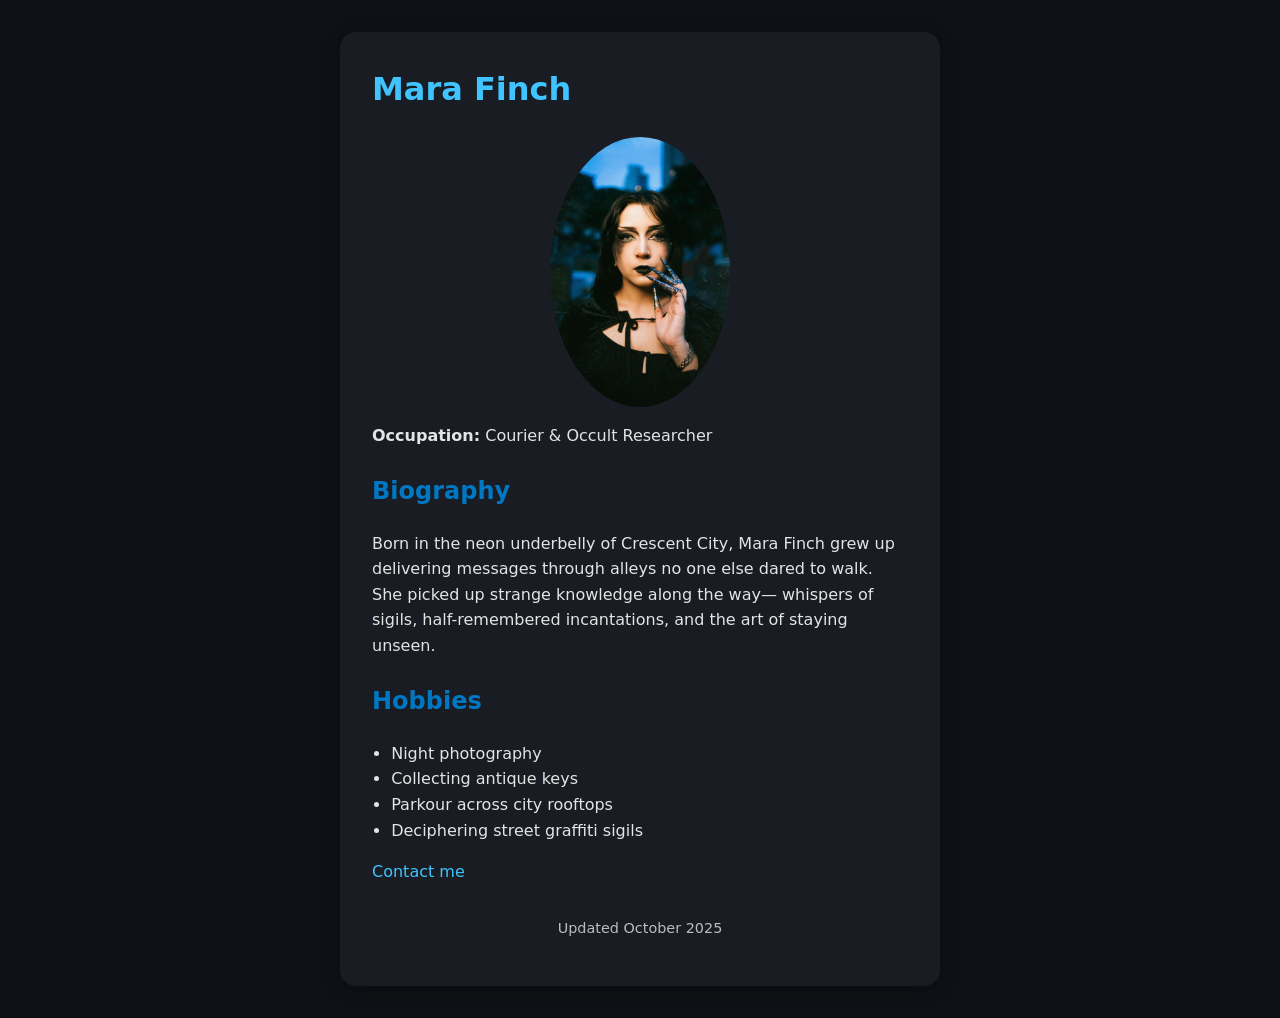
<file: index.html>
<!DOCTYPE html>
<html lang="en">
<head>
  <meta charset="UTF-8">
  <title>Mara Finch – Urban Explorer</title>
  <link rel="stylesheet" href="style.css">
</head>
<body>
  <div id="container">
    <h1>Mara Finch</h1>
    <img src="pexels-loby-yas-971120-18967580.jpg" alt="Portrait of Mara Finch" width="300">
    <p><strong>Occupation:</strong> Courier & Occult Researcher</p>

    <h2>Biography</h2>
    <p>
      Born in the neon underbelly of Crescent City, Mara Finch grew up delivering messages through
      alleys no one else dared to walk. She picked up strange knowledge along the way—
      whispers of sigils, half-remembered incantations, and the art of staying unseen.
    </p>

    <h2>Hobbies</h2>
    <ul>
      <li>Night photography</li>
      <li>Collecting antique keys</li>
      <li>Parkour across city rooftops</li>
      <li>Deciphering street graffiti sigils</li>
    </ul>

    <nav><a href="contact.html">Contact me</a></nav>
	<p class="footer">Updated October 2025</p>
  </div>
</body>
</html>
</file>
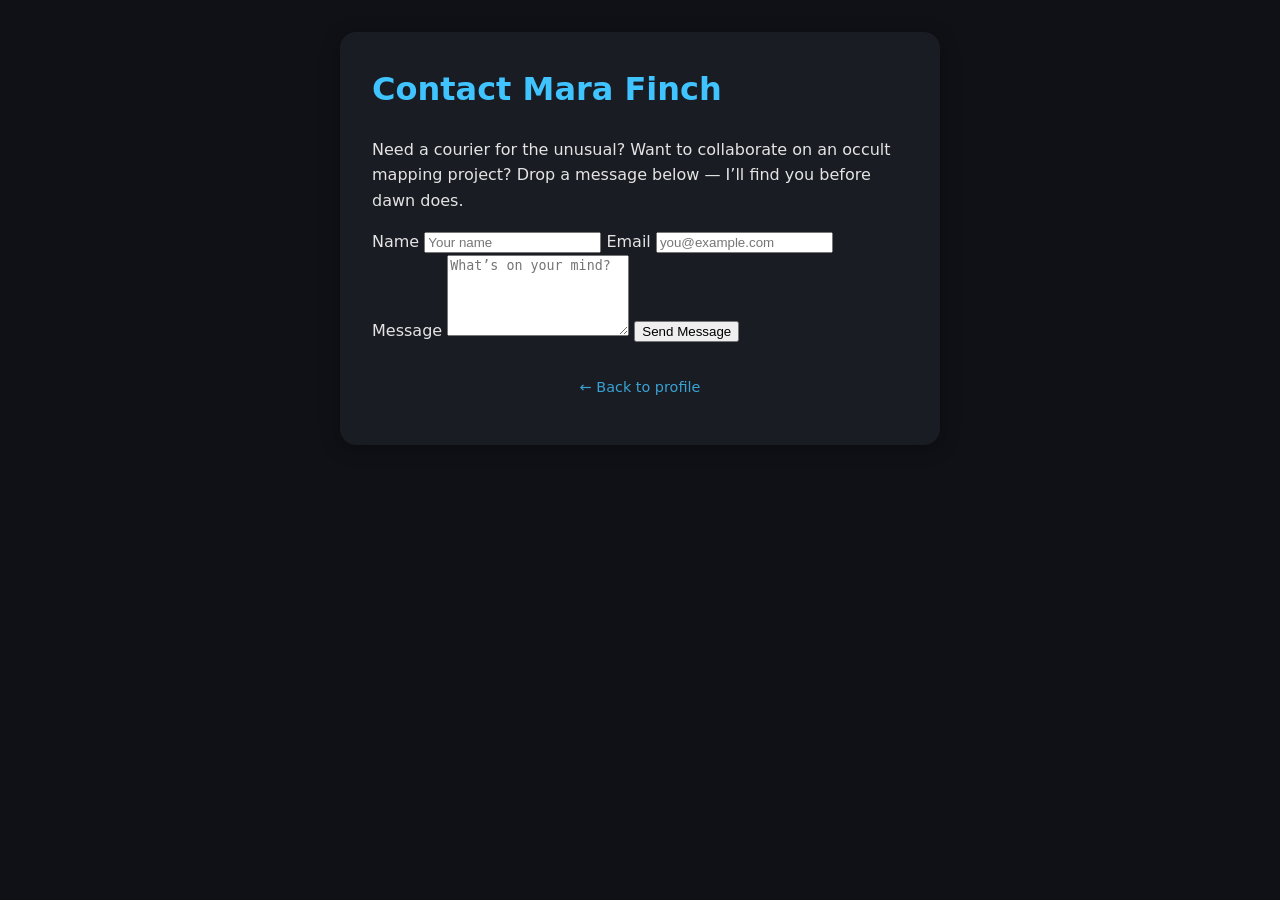
<file: contact.html>
<!DOCTYPE html>
<html lang="en">
<head>
  <meta charset="UTF-8">
  <title>Contact – Mara Finch</title>
  <link rel="stylesheet" href="style.css">
</head>
<body>
  <div id="container">
    <h1>Contact Mara Finch</h1>
    <p>Need a courier for the unusual? Want to collaborate on an occult mapping project?  
    Drop a message below — I’ll find you before dawn does.</p>

    <form>
      <label for="name">Name</label>
      <input id="name" type="text" name="name" placeholder="Your name">

      <label for="email">Email</label>
      <input id="email" type="email" name="email" placeholder="you@example.com">

      <label for="message">Message</label>
      <textarea id="message" name="message" rows="5" placeholder="What’s on your mind?"></textarea>

      <button type="submit">Send Message</button>
    </form>

    <p class="footer"><a href="index.html">← Back to profile</a></p>
  </div>
</body>
</html>
</file>
<file: style.css>
:root {
  --bg: #0f1116;
  --fg: #e4e4e4;
  --accent: #40c4ff;
  --accent-dark: #0077c2;
  --card-bg: #1a1c23;
}

* {
  box-sizing: border-box;
}

body {
  background: var(--bg);
  color: var(--fg);
  font-family: system-ui, sans-serif;
  margin: 0;
  padding: 0;
  line-height: 1.6;
  display: flex;
  justify-content: center;
  align-items: flex-start;
  min-height: 100vh;
}

#container {
  background: var(--card-bg);
  max-width: 600px;
  margin: 2rem;
  padding: 2rem;
  border-radius: 1rem;
  box-shadow: 0 4px 20px rgba(0,0,0,0.3);
}

h1 {
  color: var(--accent);
  margin-top: 0;
  font-size: 2rem;
}

h2 {
  margin-top: 1.5rem;
  color: var(--accent-dark);
}

img {
  width: 100%;
  max-width: 180px;
  border-radius: 50%;
  display: block;
  margin: 1rem auto;
}

ul {
  padding-left: 1.2rem;
}

.footer {
  margin-top: 2rem;
  font-size: 0.9rem;
  text-align: center;
  opacity: 0.8;
}

a {
  color: var(--accent);
  text-decoration: none;
}

a:hover {
  text-decoration: underline;
}

@media (max-width: 600px) {
  #container {
    margin: 1rem;
    padding: 1.5rem;
  }

  h1 {
    font-size: 1.6rem;
  }
}
</file>
